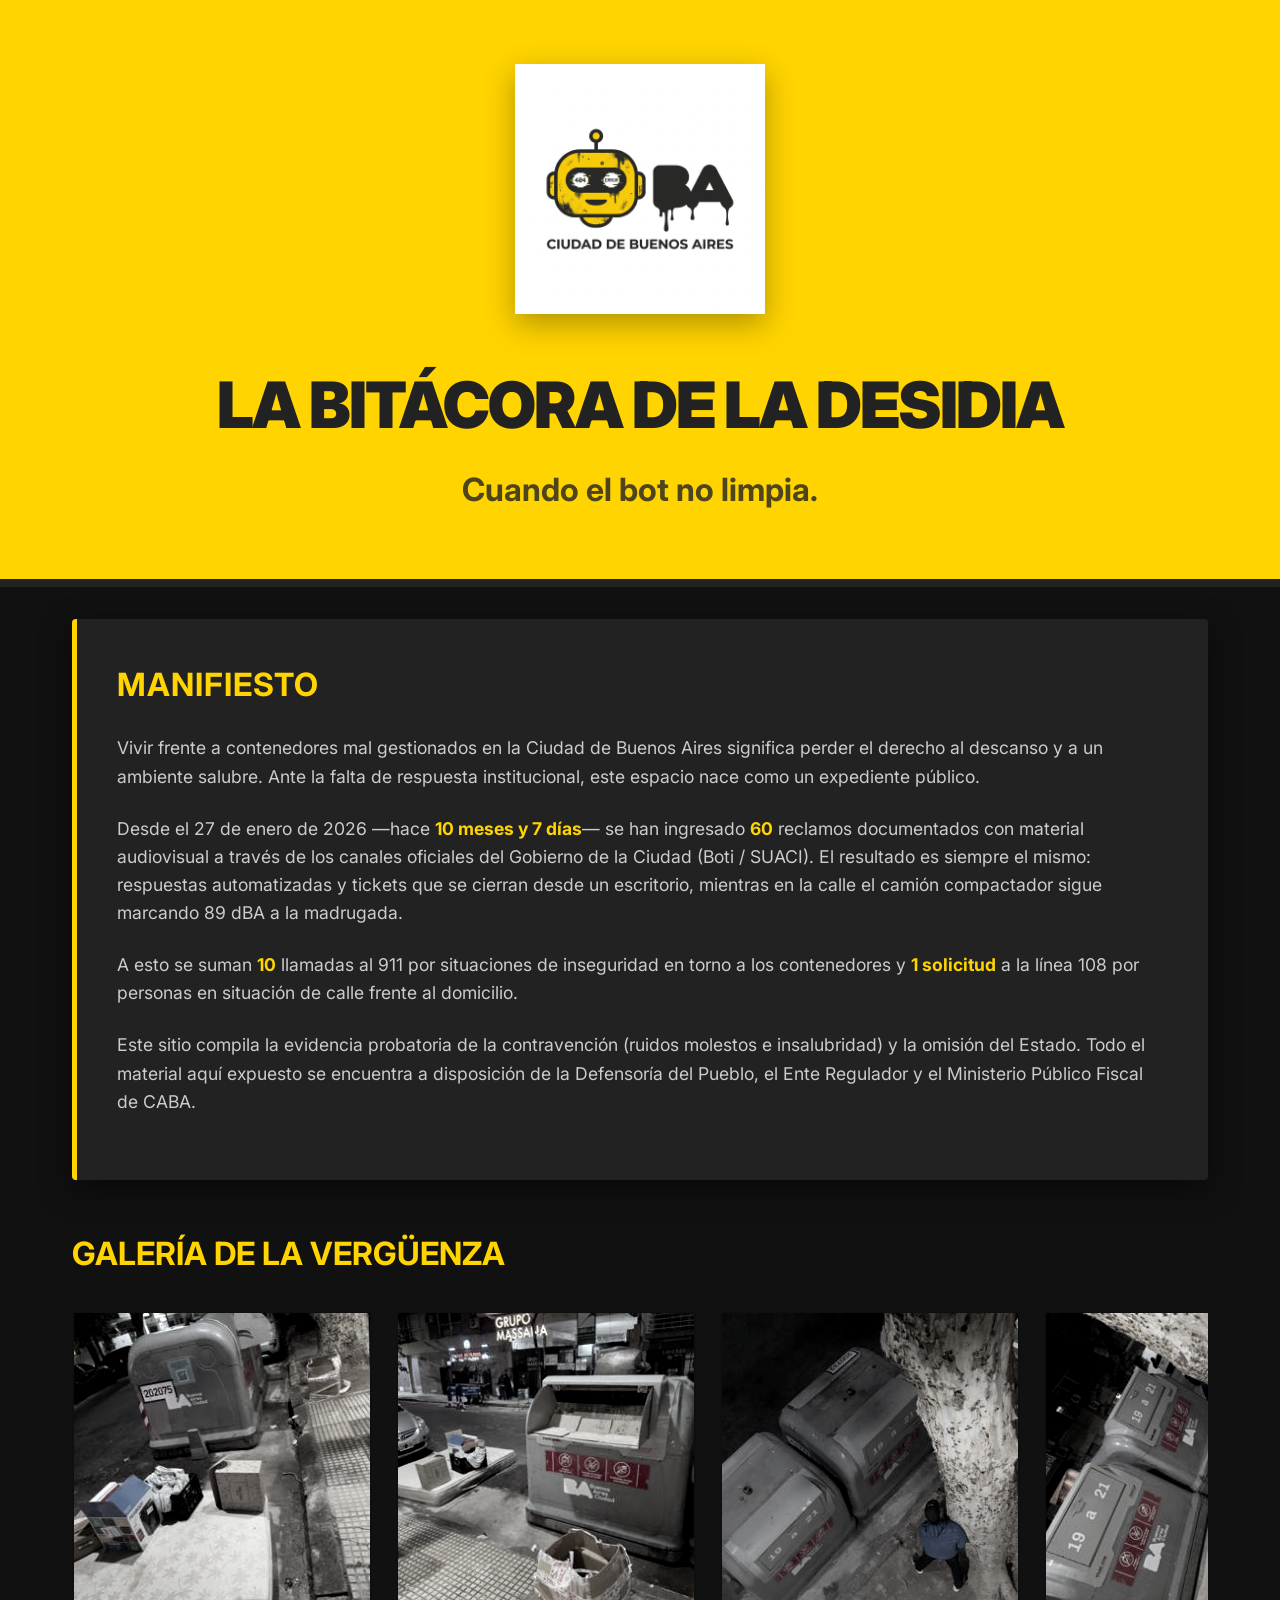
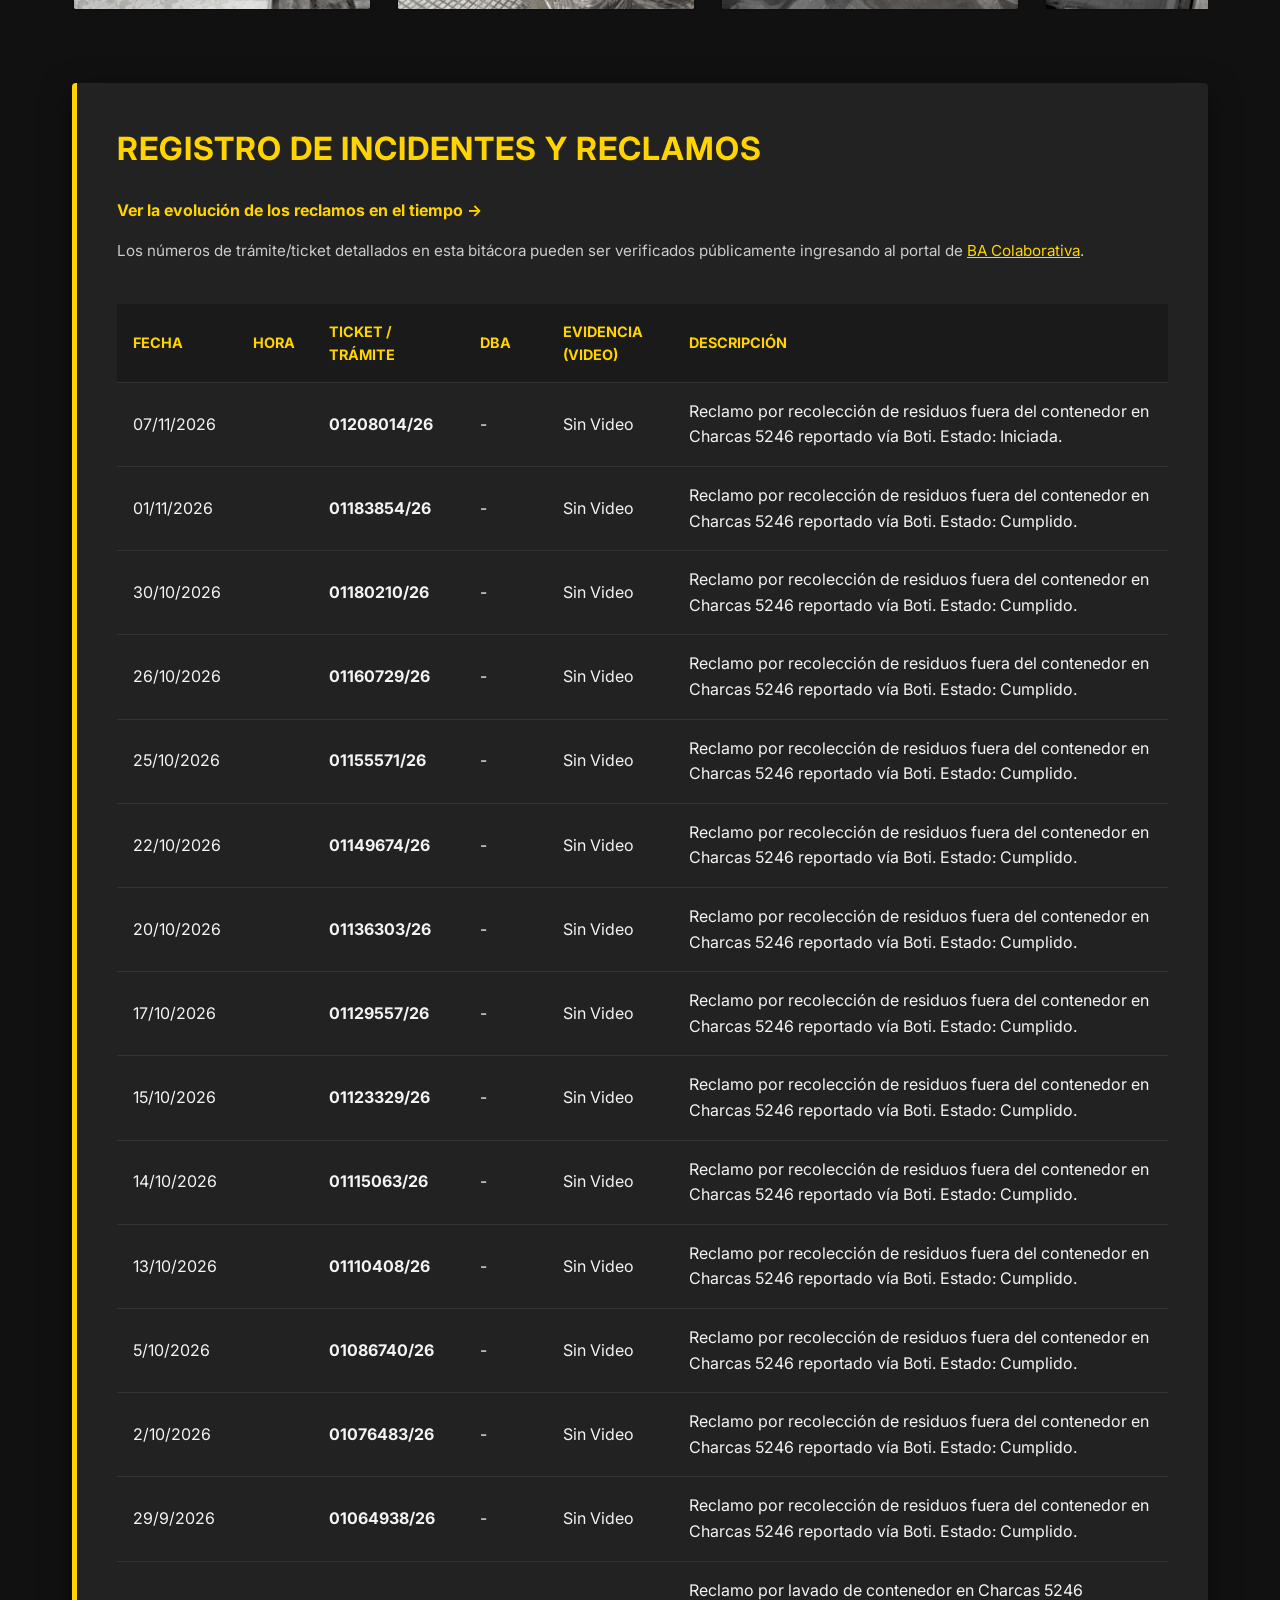
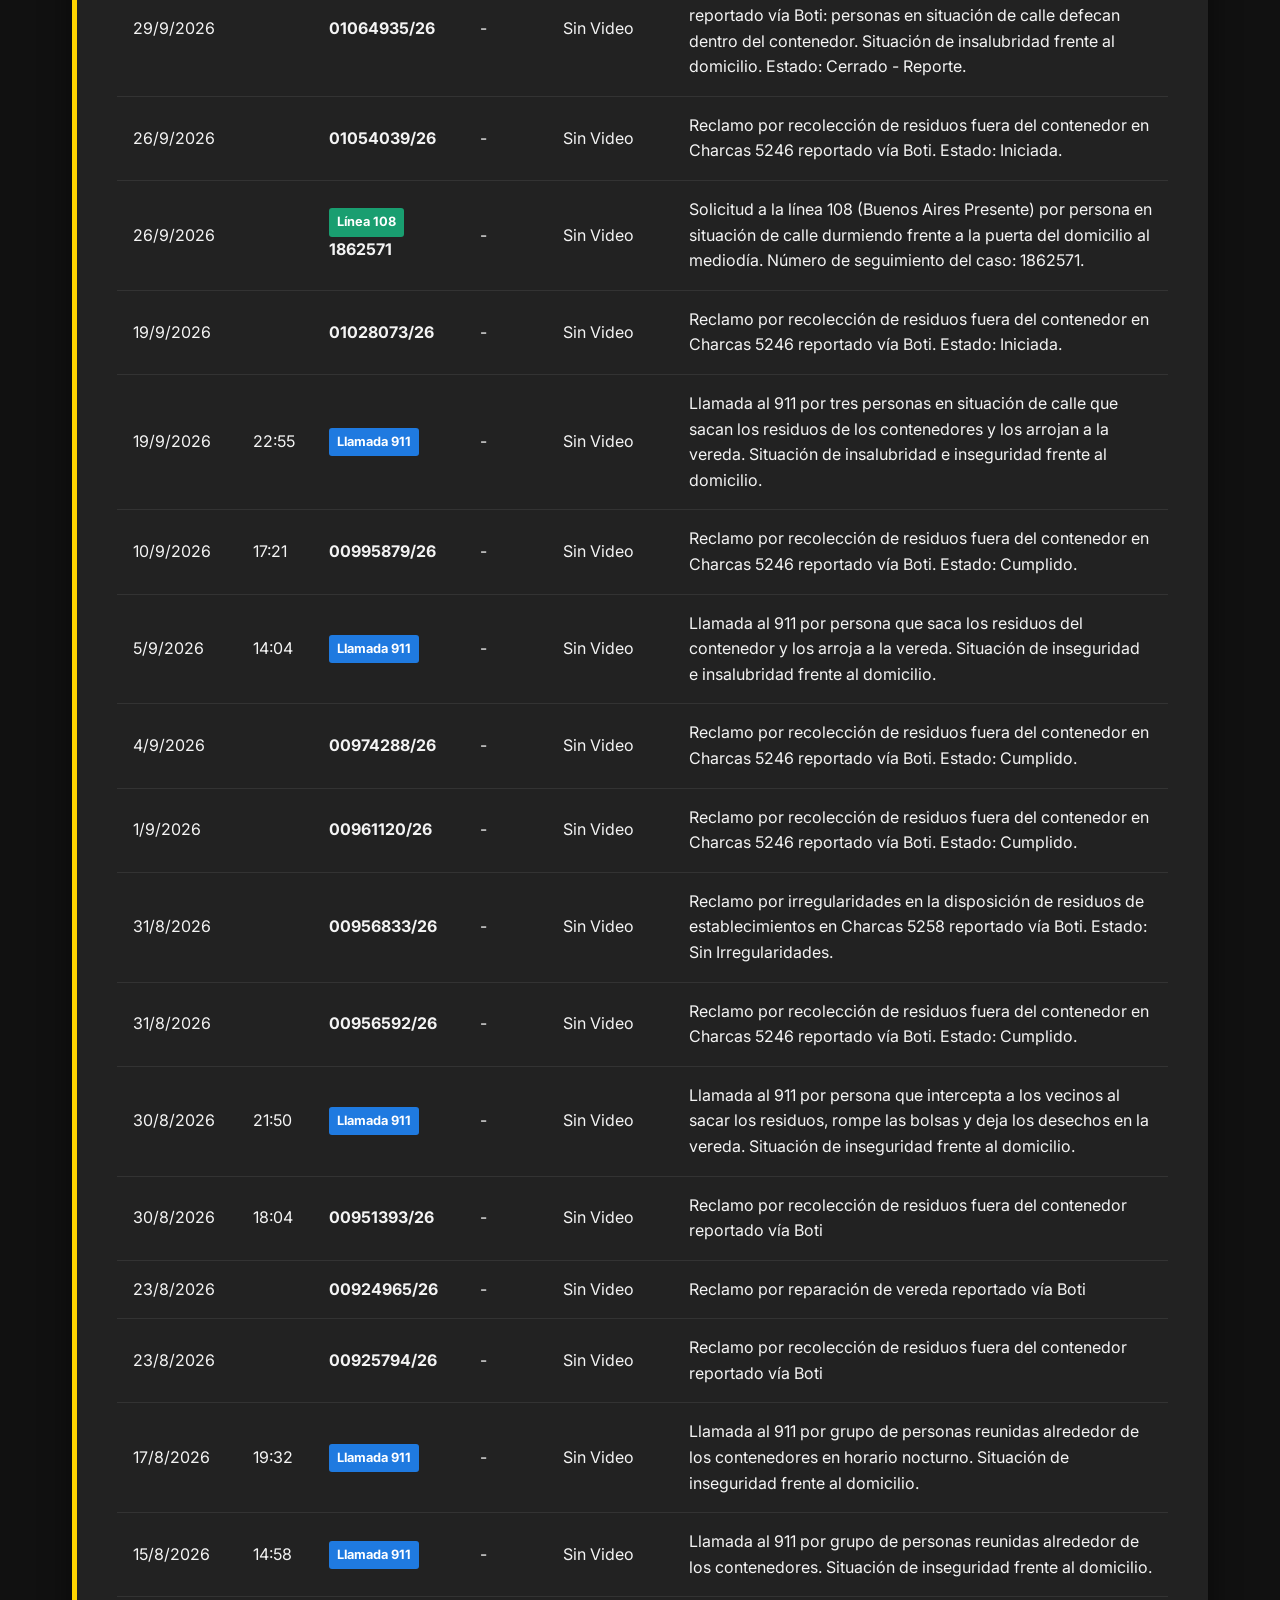
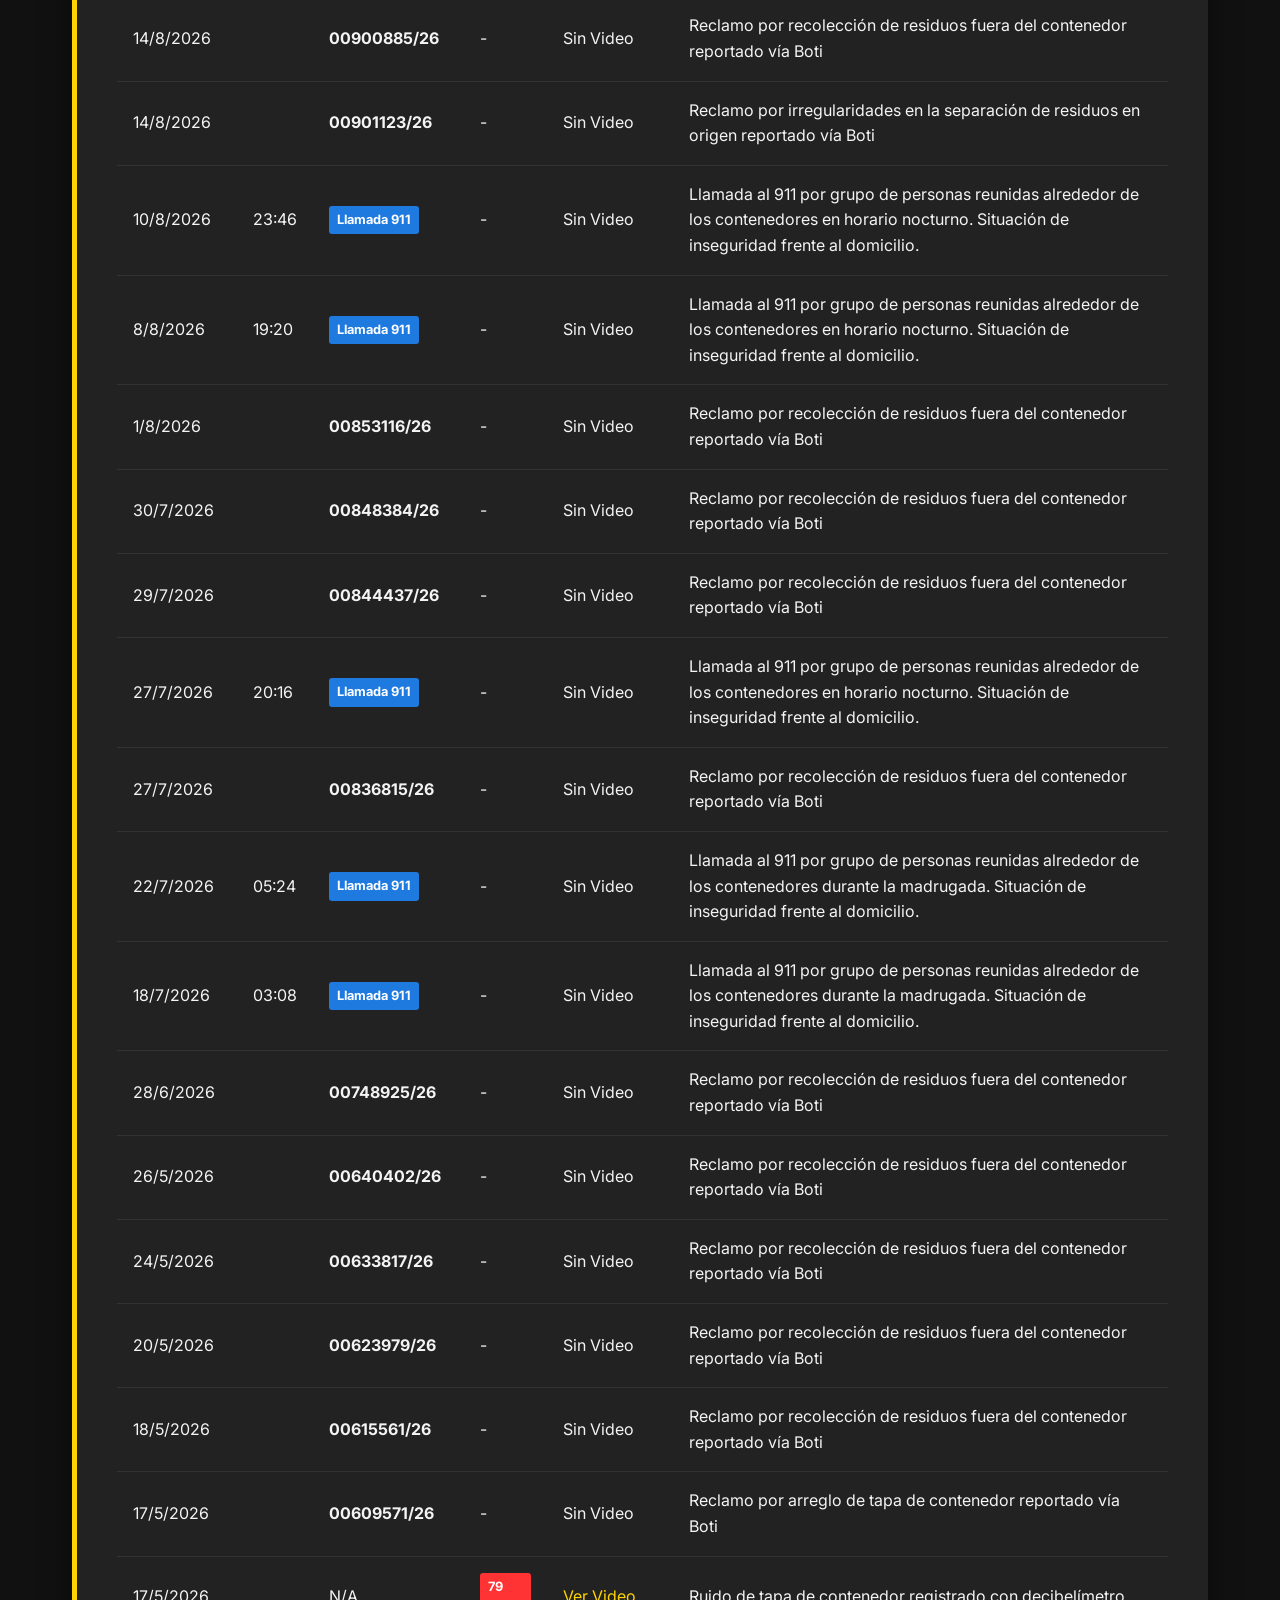
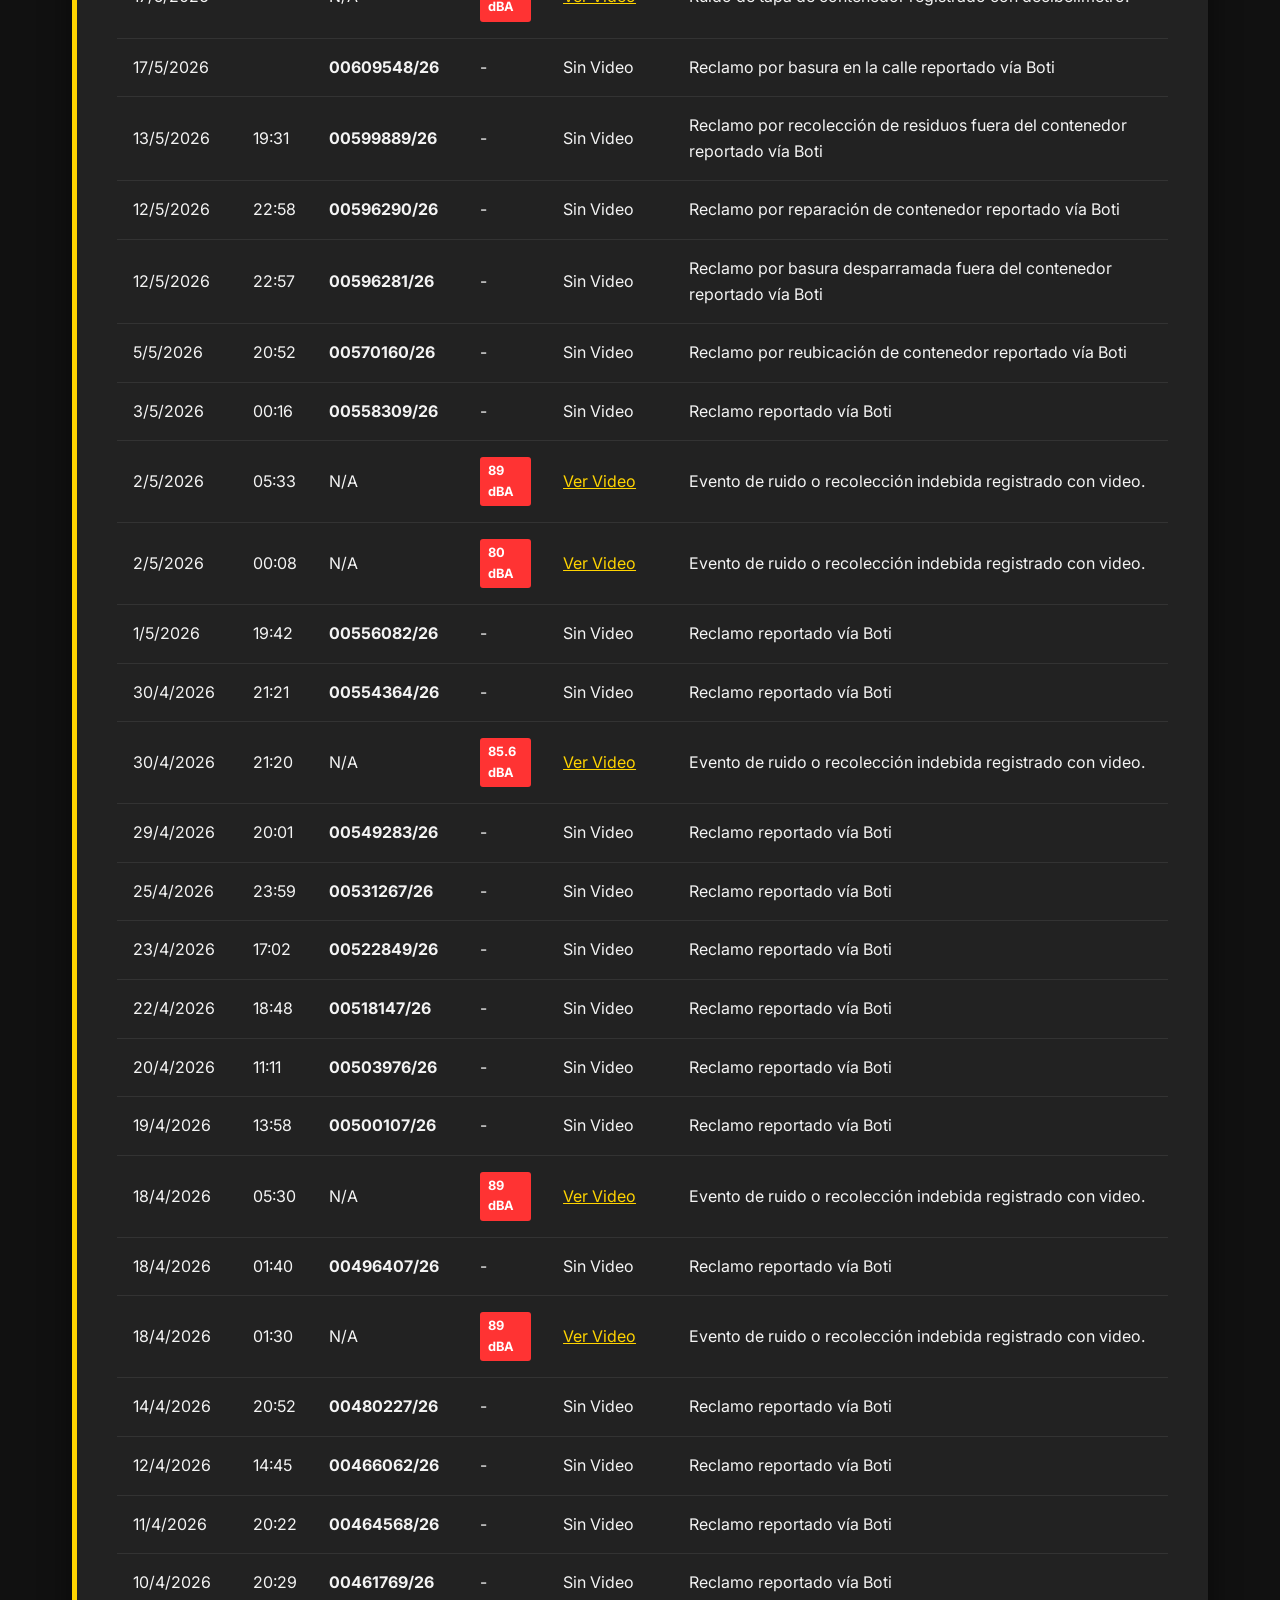
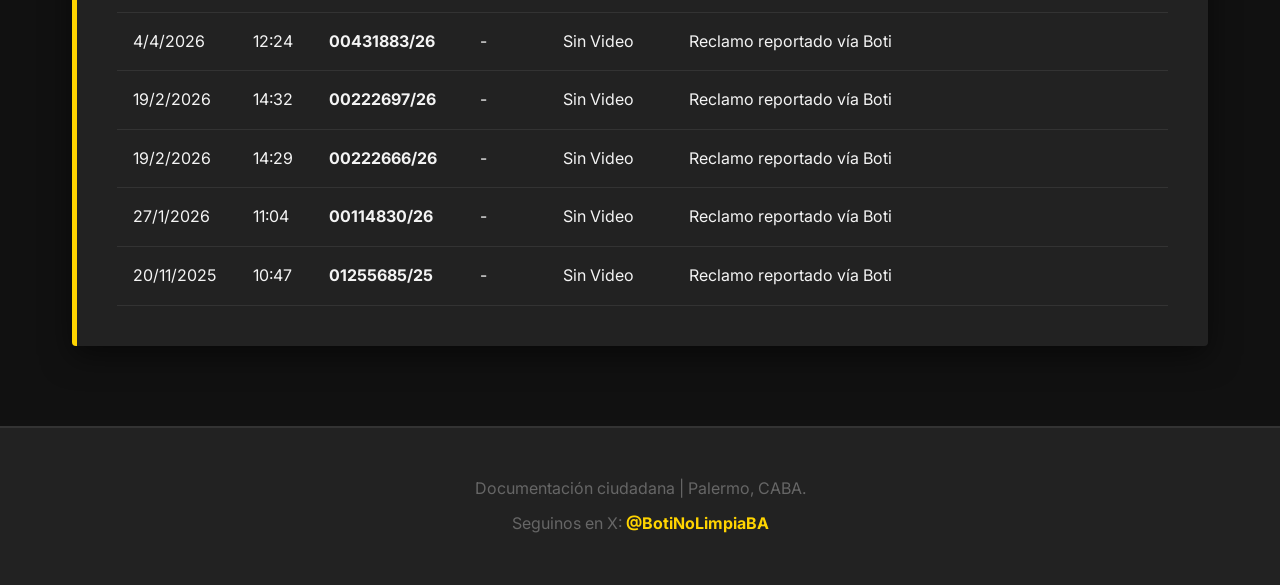
<file: index.html>
<!DOCTYPE html>
<html lang="es">
<head>
    <meta charset="UTF-8">
    <meta name="viewport" content="width=device-width, initial-scale=1.0">
    <title>BotiNoLimpia - Bitácora de la Desidia</title>
    <meta name="description" content="Bitácora ciudadana documentando la falta de recolección de residuos e insalubridad frente a domicilio en Palermo, CABA.">
    <link href="https://fonts.googleapis.com/css2?family=Inter:wght@400;700;900&display=swap" rel="stylesheet">
    <link rel="stylesheet" href="css/style.css?v=20260926">
</head>
<body>
    <header class="hero">
        <div class="logo-container">
            <img src="assets/img/logo.png" alt="Boti No Limpia Logo Glitcheado" class="logo">
        </div>
        <div class="hero-content">
            <h1>LA BITÁCORA DE LA DESIDIA</h1>
            <h2>Cuando el bot no limpia.</h2>
        </div>
    </header>

    <main class="container">
        <section class="manifesto card">
            <h3>Manifiesto</h3>
            <p>Vivir frente a contenedores mal gestionados en la Ciudad de Buenos Aires significa perder el derecho al descanso y a un ambiente salubre. Ante la falta de respuesta institucional, este espacio nace como un expediente público.</p>
            <p>Desde el 27 de enero de 2026 —hace <span id="elapsed-time" style="color: var(--caba-yellow); font-weight: 700;"></span>— se han ingresado <span id="claim-count" style="color: var(--caba-yellow); font-weight: 700;"></span> reclamos documentados con material audiovisual a través de los canales oficiales del Gobierno de la Ciudad (Boti / SUACI). El resultado es siempre el mismo: respuestas automatizadas y tickets que se cierran desde un escritorio, mientras en la calle el camión compactador sigue marcando 89 dBA a la madrugada.</p>
            <p>A esto se suman <span id="calls-911-count" style="color: var(--caba-yellow); font-weight: 700;"></span> llamadas al 911 por situaciones de inseguridad en torno a los contenedores y <span id="calls-108-count" style="color: var(--caba-yellow); font-weight: 700;"></span> a la línea 108 por personas en situación de calle frente al domicilio.</p>
            <p>Este sitio compila la evidencia probatoria de la contravención (ruidos molestos e insalubridad) y la omisión del Estado. Todo el material aquí expuesto se encuentra a disposición de la Defensoría del Pueblo, el Ente Regulador y el Ministerio Público Fiscal de CABA.</p>
        </section>

        <section class="gallery">
            <h3>Galería de la Vergüenza</h3>
            <div class="gallery-wrapper">
                <div class="gallery-grid" id="gallery-grid">
                    <!-- Se inyectarán las imágenes aquí -->
                </div>
            </div>
        </section>

        <section class="logbook card">
            <h3>Registro de Incidentes y Reclamos</h3>
            <p style="margin-bottom: 1rem;">
                <a href="evolucion.html" style="color: var(--caba-yellow); font-weight: 700; text-decoration: none;">Ver la evolución de los reclamos en el tiempo →</a>
            </p>
            <p style="margin-bottom: 1.5rem; font-size: 0.95rem; color: #ccc;">
                Los números de trámite/ticket detallados en esta bitácora pueden ser verificados públicamente ingresando al portal de <a href="https://bacolaborativa.buenosaires.gob.ar/" target="_blank" style="color: var(--caba-yellow); text-decoration: underline;">BA Colaborativa</a>.
            </p>
            <div class="table-responsive">
                <table id="logs-table">
                    <thead>
                        <tr>
                            <th>Fecha</th>
                            <th>Hora</th>
                            <th>Ticket / Trámite</th>
                            <th>dBA</th>
                            <th>Evidencia (Video)</th>
                            <th>Descripción</th>
                        </tr>
                    </thead>
                    <tbody id="logs-body">
                        <!-- Generado por app.js -->
                    </tbody>
                </table>
            </div>
        </section>
    </main>

    <footer>
        <p>Documentación ciudadana | Palermo, CABA.</p>
        <p style="margin-top: 10px;">Seguinos en X: <a href="https://x.com/BotiNoLimpiaBA" target="_blank" style="color: var(--caba-yellow); text-decoration: none; font-weight: bold;">@BotiNoLimpiaBA</a></p>
    </footer>

    <script src="js/app.js?v=20260926"></script>
</body>
</html>
</file>
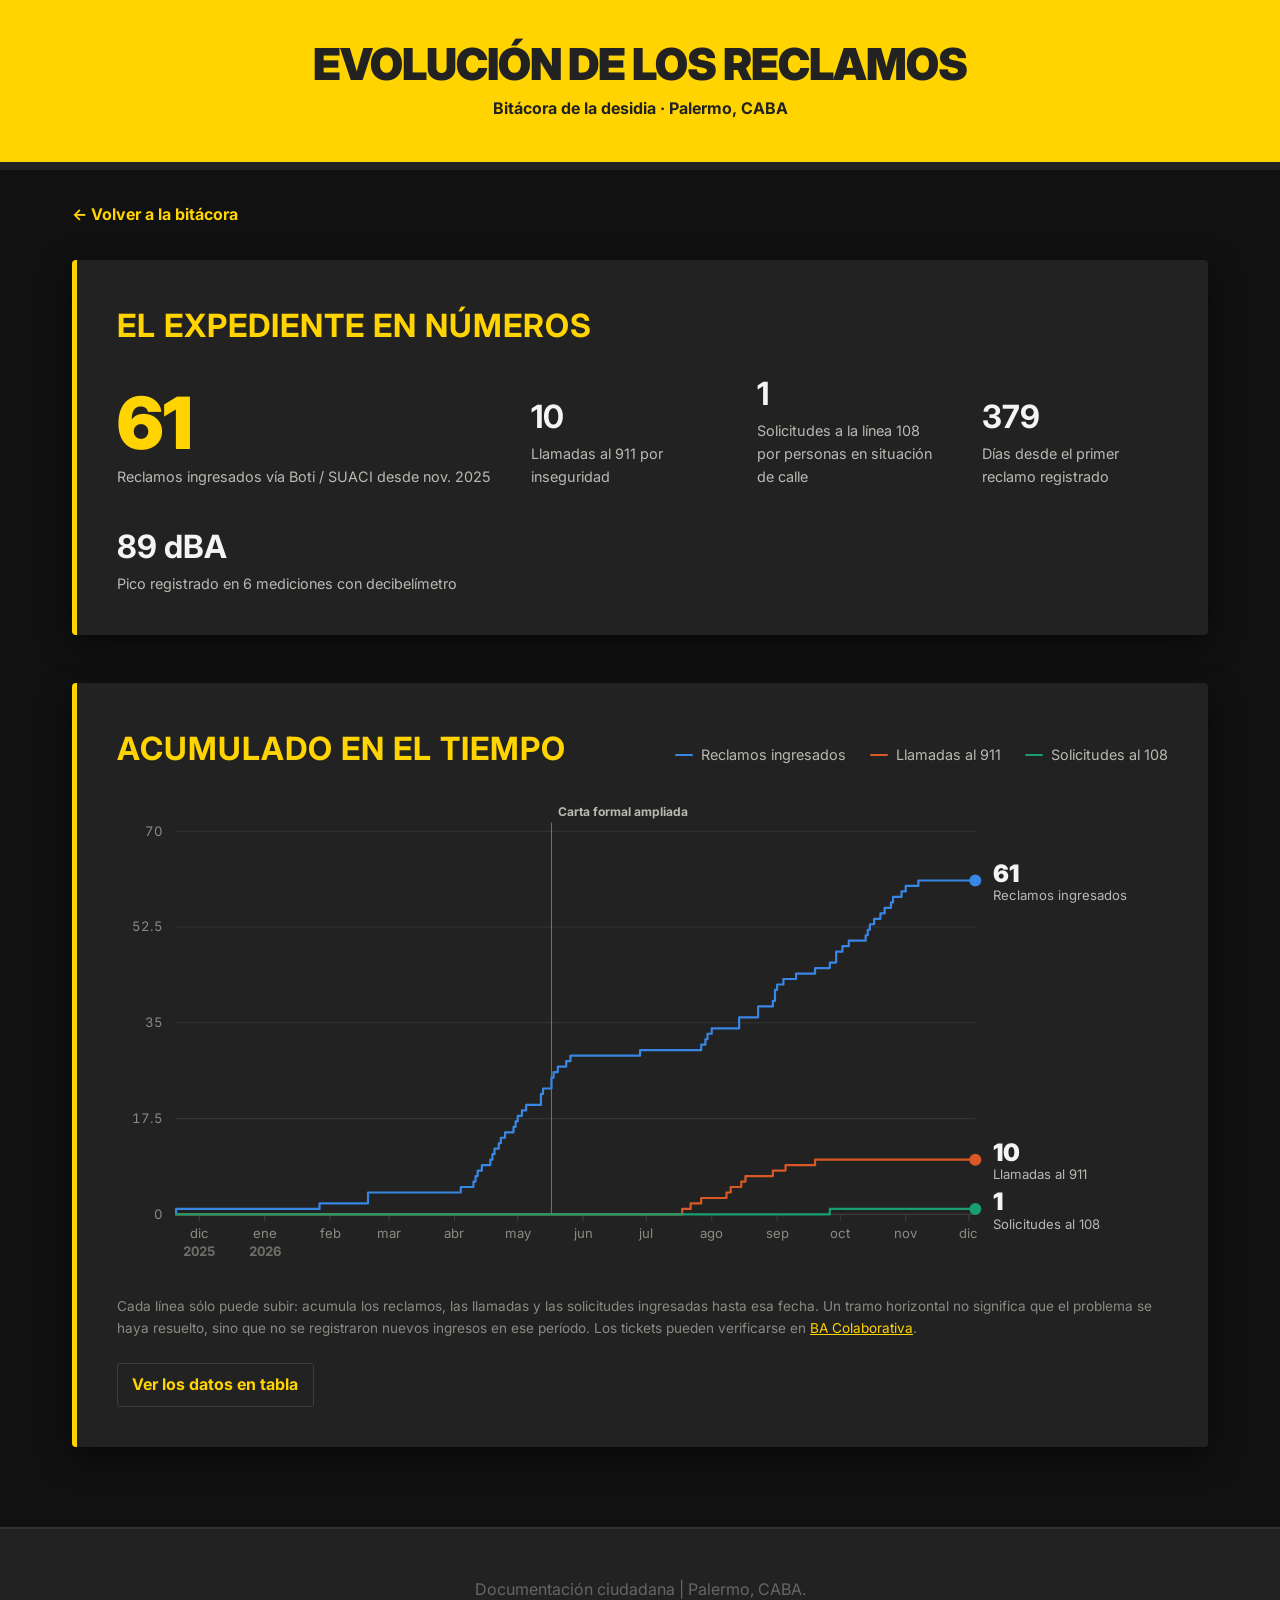
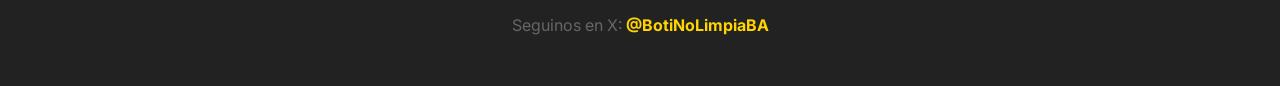
<file: evolucion.html>
<!DOCTYPE html>
<html lang="es">
<head>
    <meta charset="UTF-8">
    <meta name="viewport" content="width=device-width, initial-scale=1.0">
    <title>Evolución de los reclamos | BotiNoLimpia</title>
    <meta name="description" content="Evolución acumulada de los reclamos ingresados ante el Gobierno de la Ciudad y de las llamadas al 911 y solicitudes a la línea 108 en torno a los contenedores.">
    <link href="https://fonts.googleapis.com/css2?family=Inter:wght@400;700;900&display=swap" rel="stylesheet">
    <link rel="stylesheet" href="css/style.css?v=20260926">
    <style>
        .viz-root {
            /* Slots categoricos validados para superficie oscura #222222
               (validate_palette.js --mode dark: todos los checks PASS) */
            --series-1: #3987e5;
            --series-2: #d95926;
            --series-3: #199e70;
            --surface-1: #222222;
            --grid: #333333;
            --text-secondary: #b9b9b3;
            --text-muted: #8a8a84;
        }

        .subhead {
            background-color: var(--caba-yellow);
            color: var(--caba-black);
            padding: 2.5rem 2rem;
            text-align: center;
            border-bottom: 8px solid var(--caba-black);
        }
        .subhead h1 {
            font-size: 2.75rem;
            font-weight: 900;
            letter-spacing: -1px;
            text-transform: uppercase;
            line-height: 1.1;
        }
        .subhead p { font-weight: 700; margin-top: 0.5rem; }
        .back-link {
            display: inline-block;
            margin-bottom: 2rem;
            color: var(--caba-yellow);
            text-decoration: none;
            font-weight: 700;
        }
        .back-link:hover { text-decoration: underline; }

        /* --- Cifras --- */
        .stats { display: flex; flex-wrap: wrap; gap: 2.5rem; align-items: flex-end; }
        .hero-figure { flex: 0 0 auto; }
        .hero-figure .value {
            font-size: 4.5rem;
            font-weight: 900;
            line-height: 1;
            color: var(--caba-yellow);
        }
        .stat { flex: 1 1 150px; min-width: 150px; }
        .stat .value { font-size: 2rem; font-weight: 700; line-height: 1.2; }
        .label { color: var(--text-secondary); font-size: 0.9rem; margin-top: 0.35rem; }

        /* --- Grafico --- */
        .chart-head {
            display: flex; flex-wrap: wrap; gap: 1rem;
            justify-content: space-between; align-items: baseline;
            margin-bottom: 1.25rem;
        }
        .legend { display: flex; gap: 1.5rem; flex-wrap: wrap; }
        .legend-item {
            display: inline-flex; align-items: center; gap: 0.5rem;
            color: var(--text-secondary); font-size: 0.9rem;
        }
        .chart-wrap { position: relative; }
        #chart { width: 100%; height: auto; display: block; overflow: visible; }
        #chart:focus-visible { outline: 2px solid var(--caba-yellow); outline-offset: 4px; }

        .grid-line { stroke: var(--grid); stroke-width: 1; }
        .axis-rule { stroke: #3d3d3d; stroke-width: 1; }
        .tick { fill: var(--text-muted); font-size: 12px; font-variant-numeric: tabular-nums; }
        .tick-y { text-anchor: end; }
        .tick-x { text-anchor: middle; }
        .tick-year { fill: #6f6f6a; font-weight: 700; }

        .milestone-rule { stroke: var(--caba-yellow); stroke-width: 1; opacity: 0.45; }
        .milestone-label { fill: var(--text-secondary); font-size: 11px; font-weight: 700; }

        .serie-line { fill: none; stroke-width: 2; stroke-linejoin: round; stroke-linecap: round; }
        .serie-dot { stroke: var(--surface-1); stroke-width: 2; }
        .hover-dot { stroke: var(--surface-1); stroke-width: 2; pointer-events: none; }
        .s1 { stroke: var(--series-1); }
        .s1.serie-dot, .s1.hover-dot { fill: var(--series-1); }
        .s2 { stroke: var(--series-2); }
        .s2.serie-dot, .s2.hover-dot { fill: var(--series-2); }
        .s3 { stroke: var(--series-3); }
        .s3.serie-dot, .s3.hover-dot { fill: var(--series-3); }

        .end-value { fill: var(--text-light); font-size: 22px; font-weight: 900; }
        .end-label { fill: var(--text-secondary); font-size: 12px; }
        .crosshair { stroke: #5a5a55; stroke-width: 1; pointer-events: none; }
        .hit-area { cursor: crosshair; }

        #tooltip {
            position: absolute; top: 0; pointer-events: none;
            background: #111111; border: 1px solid #3d3d3d; border-radius: 4px;
            padding: 0.6rem 0.75rem; font-size: 0.85rem; min-width: 150px;
            box-shadow: 0 6px 18px rgba(0,0,0,0.6);
        }
        .tt-date { color: var(--text-muted); font-size: 0.78rem; margin-bottom: 0.4rem; }
        .tt-row { display: flex; align-items: center; gap: 0.45rem; line-height: 1.7; }
        .tt-row strong { font-size: 1rem; font-variant-numeric: tabular-nums; }
        .tt-row span { color: var(--text-secondary); }

        .chart-note { color: var(--text-muted); font-size: 0.85rem; margin-top: 1.25rem; }
        .table-toggle {
            margin-top: 1.5rem; background: none; font: inherit; font-weight: 700;
            color: var(--caba-yellow); border: 1px solid #3d3d3d; border-radius: 3px;
            padding: 0.5rem 0.9rem; cursor: pointer;
        }
        .table-toggle:hover { border-color: var(--caba-yellow); }
        #evolucion-table .num { text-align: right; font-variant-numeric: tabular-nums; }
        #chart-error { color: var(--glitch-red); font-weight: 700; }

        @media (max-width: 700px) {
            .subhead h1 { font-size: 1.9rem; }
            .hero-figure .value { font-size: 3.25rem; }
        }
    </style>
</head>
<body>
    <header class="subhead">
        <h1>Evolución de los reclamos</h1>
        <p>Bitácora de la desidia · Palermo, CABA</p>
    </header>

    <main class="container viz-root">
        <a class="back-link" href="index.html">← Volver a la bitácora</a>

        <section class="card">
            <h3>El expediente en números</h3>
            <div class="stats">
                <div class="hero-figure">
                    <div class="value" id="hero-value">—</div>
                    <div class="label">Reclamos ingresados vía Boti / SUACI desde nov. 2025</div>
                </div>
                <div class="stat">
                    <div class="value" id="stat-911">—</div>
                    <div class="label">Llamadas al 911 por inseguridad</div>
                </div>
                <div class="stat">
                    <div class="value" id="stat-108">—</div>
                    <div class="label">Solicitudes a la línea 108 por personas en situación de calle</div>
                </div>
                <div class="stat">
                    <div class="value" id="stat-dias">—</div>
                    <div class="label">Días desde el primer reclamo registrado</div>
                </div>
                <div class="stat">
                    <div class="value" id="stat-dba">—</div>
                    <div class="label" id="stat-dba-label">Pico registrado con decibelímetro</div>
                </div>
            </div>
        </section>

        <section class="card">
            <div class="chart-head">
                <h3 style="margin-bottom:0">Acumulado en el tiempo</h3>
                <div class="legend" id="legend"></div>
            </div>

            <div class="chart-wrap">
                <svg id="chart" role="img" tabindex="0"
                     aria-label="Gráfico acumulado de reclamos ingresados, llamadas al 911 y solicitudes a la línea 108 desde noviembre de 2025. Use las flechas izquierda y derecha para recorrer las fechas."></svg>
                <div id="tooltip" role="status" aria-live="polite" aria-hidden="true" hidden></div>
            </div>

            <p id="chart-error" hidden>No se pudieron cargar los datos de la bitácora.</p>

            <p class="chart-note">
                Cada línea sólo puede subir: acumula los reclamos, las llamadas y las solicitudes ingresadas hasta esa fecha.
                Un tramo horizontal no significa que el problema se haya resuelto, sino que no se registraron
                nuevos ingresos en ese período. Los tickets pueden verificarse en
                <a href="https://bacolaborativa.buenosaires.gob.ar/" target="_blank" style="color: var(--caba-yellow)">BA Colaborativa</a>.
            </p>

            <button class="table-toggle" id="table-toggle" aria-expanded="false" aria-controls="evolucion-table">
                Ver los datos en tabla
            </button>

            <div class="table-responsive" id="evolucion-table" hidden>
                <table>
                    <caption class="visually-hidden">Reclamos, llamadas al 911 y solicitudes al 108 por mes, con su acumulado</caption>
                    <thead>
                        <tr>
                            <th scope="col">Mes</th>
                            <th scope="col">Reclamos</th>
                            <th scope="col">Acum.</th>
                            <th scope="col">Llamadas 911</th>
                            <th scope="col">Acum.</th>
                            <th scope="col">Línea 108</th>
                            <th scope="col">Acum.</th>
                        </tr>
                    </thead>
                    <tbody id="evolucion-body"></tbody>
                </table>
            </div>
        </section>
    </main>

    <footer>
        <p>Documentación ciudadana | Palermo, CABA.</p>
        <p style="margin-top: 10px;">Seguinos en X: <a href="https://x.com/BotiNoLimpiaBA" target="_blank" style="color: var(--caba-yellow); text-decoration: none; font-weight: bold;">@BotiNoLimpiaBA</a></p>
    </footer>

    <script src="js/evolucion.js?v=20260926"></script>
    <script>
        const toggle = document.getElementById('table-toggle');
        const tableWrap = document.getElementById('evolucion-table');
        toggle.addEventListener('click', () => {
            const open = tableWrap.hidden;
            tableWrap.hidden = !open;
            toggle.setAttribute('aria-expanded', String(open));
            toggle.textContent = open ? 'Ocultar la tabla' : 'Ver los datos en tabla';
        });
    </script>
</body>
</html>
</file>
<file: css/style.css>
:root {
    --caba-yellow: #FFD400;
    --caba-black: #222222;
    --bg-dark: #111111;
    --text-light: #F4F4F4;
    --glitch-red: #ff003c;
    --glitch-blue: #00e5ff;
}

* {
    box-sizing: border-box;
    margin: 0;
    padding: 0;
}

body {
    font-family: 'Inter', sans-serif;
    background-color: var(--bg-dark);
    color: var(--text-light);
    line-height: 1.6;
}

.container {
    max-width: 1200px;
    margin: 0 auto;
    padding: 2rem;
}

/* Header & Hero */
.hero {
    background-color: var(--caba-yellow);
    color: var(--caba-black);
    text-align: center;
    padding: 4rem 2rem;
    position: relative;
    overflow: hidden;
    border-bottom: 8px solid var(--caba-black);
}

.logo-container {
    margin-bottom: 2rem;
}

.logo {
    max-width: 250px;
    filter: drop-shadow(0 10px 15px rgba(0,0,0,0.3));
    transition: transform 0.3s ease;
}

.logo:hover {
    transform: scale(1.05) rotate(-2deg);
}

.hero-content h1 {
    font-size: 4rem;
    font-weight: 900;
    letter-spacing: -2px;
    text-transform: uppercase;
    margin-bottom: 0.5rem;
}

.hero-content h2 {
    font-size: 2rem;
    font-weight: 700;
    opacity: 0.8;
}

/* Cards */
.card {
    background: var(--caba-black);
    border-left: 5px solid var(--caba-yellow);
    padding: 2.5rem;
    margin-bottom: 3rem;
    box-shadow: 0 10px 30px rgba(0,0,0,0.5);
    border-radius: 4px;
}

.card h3 {
    font-size: 2rem;
    color: var(--caba-yellow);
    margin-bottom: 1.5rem;
    text-transform: uppercase;
    letter-spacing: 1px;
}

.manifesto p {
    font-size: 1.1rem;
    margin-bottom: 1.5rem;
    color: #cccccc;
}

/* Gallery */
.gallery {
    margin-bottom: 4rem;
}

.gallery h3 {
    font-size: 2rem;
    color: var(--caba-yellow);
    margin-bottom: 2rem;
    text-transform: uppercase;
}

.gallery-wrapper {
    overflow: hidden;
    width: 100%;
}

.gallery-grid {
    display: flex;
    gap: 1.5rem;
    width: max-content;
    animation: scroll-gallery 20s linear infinite;
}

.gallery-grid:hover {
    animation-play-state: paused;
}

.gallery-grid a {
    flex: 0 0 auto;
}

.gallery-grid img {
    width: 300px;
    height: 300px;
    object-fit: cover;
    border-radius: 4px;
    border: 2px solid var(--caba-black);
    transition: all 0.3s ease;
    filter: grayscale(80%) contrast(120%);
}

.gallery-grid img:hover {
    transform: translateY(-5px);
    box-shadow: 0 10px 20px rgba(255, 212, 0, 0.2);
    filter: grayscale(0%) contrast(100%);
    border-color: var(--caba-yellow);
}

@keyframes scroll-gallery {
    0% { transform: translateX(0); }
    100% { transform: translateX(calc(-50% - 0.75rem)); }
}

/* Table */
.table-responsive {
    overflow-x: auto;
}

table {
    width: 100%;
    border-collapse: collapse;
    margin-top: 1rem;
}

th, td {
    padding: 1rem;
    text-align: left;
    border-bottom: 1px solid #333;
}

th {
    background-color: #1a1a1a;
    color: var(--caba-yellow);
    font-weight: 700;
    text-transform: uppercase;
    font-size: 0.9rem;
}

tbody tr {
    transition: background-color 0.2s ease;
}

tbody tr:hover {
    background-color: #1f1f1f;
}

td.empty {
    color: #666;
    font-style: italic;
}

/* Status Badges */
.badge {
    display: inline-block;
    padding: 0.25rem 0.5rem;
    border-radius: 3px;
    font-size: 0.8rem;
    font-weight: bold;
}

.badge-warning {
    background-color: var(--caba-yellow);
    color: var(--caba-black);
}

.badge-danger {
    background-color: #ff3333;
    color: white;
}

.badge-alert {
    background-color: #1f7ae0;
    color: white;
}

.badge-social {
    background-color: #199e70;
    color: white;
}

/* Footer */
footer {
    text-align: center;
    padding: 3rem;
    background-color: var(--caba-black);
    color: #666;
    border-top: 2px solid #333;
}

/* Responsive */
@media (max-width: 768px) {
    .hero-content h1 {
        font-size: 2.5rem;
    }
    .hero-content h2 {
        font-size: 1.5rem;
    }
    .card {
        padding: 1.5rem;
    }
}

/* Accesibilidad */
.visually-hidden {
    position: absolute;
    width: 1px;
    height: 1px;
    margin: -1px;
    padding: 0;
    overflow: hidden;
    clip: rect(0 0 0 0);
    clip-path: inset(50%);
    white-space: nowrap;
    border: 0;
}
</file>
